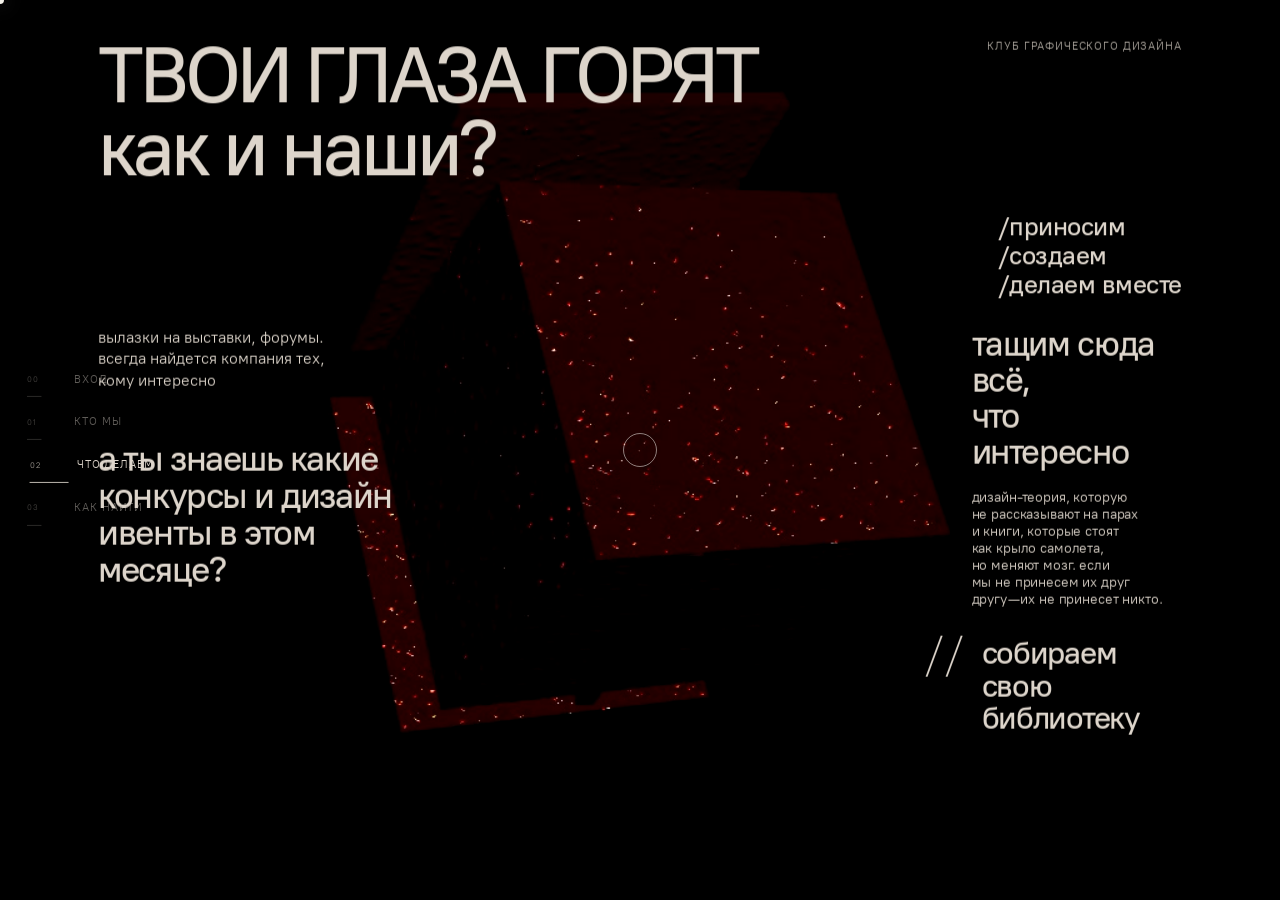
<file: chto-my-delaem.html>
<!doctype html>
<html lang="ru">
<head>
  <meta charset="UTF-8" />
  <meta name="viewport" content="width=device-width, initial-scale=1.0" />
  <title>Что мы делаем — Pulse Atelier</title>
  <meta name="description" content="Страница Что мы делаем" />
  <link rel="stylesheet" href="styles.css?v=20260811-layout2" />
</head>
<body class="page-what">
  <div class="background-media" aria-hidden="true">
    <video class="page-what-cube-video scene-video" autoplay muted loop playsinline preload="metadata" poster="media/what-bg-poster.jpg?v=20260329-whatcube2" tabindex="-1">
      <source src="media/what-bg.mp4?v=20260329-whatcube2" type="video/mp4" />
    </video>
  </div>
  <div class="cursor-dot" aria-hidden="true"></div>
  <div class="cursor-ring" aria-hidden="true"></div>
  <nav class="route-map" aria-label="Маршрут сайта">
    <a class="route-map-item" href="index.html">
      <span class="route-map-index">00</span>
      <span class="route-map-label">вход</span>
    </a>
    <a class="route-map-item" href="kto-my.html">
      <span class="route-map-index">01</span>
      <span class="route-map-label">кто мы</span>
    </a>
    <a class="route-map-item is-active" href="chto-my-delaem.html" aria-current="page">
      <span class="route-map-index">02</span>
      <span class="route-map-label">что делаем</span>
    </a>
    <a class="route-map-item" href="kak-naiti.html">
      <span class="route-map-index">03</span>
      <span class="route-map-label">как найти</span>
    </a>
  </nav>

  <main class="subpage-main">
    <section class="subpage-panel container panel reveal" data-tone="calm">
      <article class="frame what-editorial-frame">
        <a class="subpage-home-link motion-fade" href="index.html">КЛУБ ГРАФИЧЕСКОГО ДИЗАЙНА</a>

        <p class="what-utility motion-fade" aria-label="Как мы работаем">
          <span>/приносим</span>
          <span>/создаем</span>
          <span>/делаем вместе</span>
        </p>

        <h1 class="what-manifesto motion-heading-single">
          <span class="what-line what-line--fixed">ТВОИ ГЛАЗА ГОРЯТ</span>
          <span class="what-line what-line--fixed">как и наши?</span>
        </h1>

        <p class="what-side-note">
          <span class="what-line what-line--fixed">вылазки на выставки, форумы.</span>
          <span class="what-line what-line--fixed">всегда найдется компания тех,</span>
          <span class="what-line what-line--fixed">кому интересно</span>
        </p>

        <p class="what-question">
          <span class="what-line what-line--fixed">а&nbsp;ты знаешь какие</span>
          <span class="what-line what-line--fixed">конкурсы и&nbsp;дизайн</span>
          <span class="what-line what-line--fixed">ивенты в&nbsp;этом</span>
          <span class="what-line what-line--fixed">месяце?</span>
        </p>

        <section class="what-gather" aria-label="Что мы тащим сюда">
          <h2 class="what-gather-title">
            тащим сюда всё,<br />
            что интересно
          </h2>
          <p class="what-gather-copy">
            <span class="what-line what-line--fixed">дизайн-теория, которую</span>
            <span class="what-line what-line--fixed">не рассказывают на парах</span>
            <span class="what-line what-line--fixed">и книги, которые стоят</span>
            <span class="what-line what-line--fixed">как крыло самолета,</span>
            <span class="what-line what-line--fixed">но меняют мозг. если</span>
            <span class="what-line what-line--fixed">мы не принесем их друг</span>
            <span class="what-line what-line--fixed">другу &mdash; их не принесет никто.</span>
          </p>
        </section>

        <div class="what-library" aria-label="Библиотека">
          <p class="what-library-mark">//</p>
          <p class="what-library-title">
            собираем свою<br />
            библиотеку
          </p>
        </div>

      </article>
    </section>
  </main>

  <script src="vendor/gsap/gsap.min.js"></script>
  <script src="vendor/gsap/ScrollTrigger.min.js"></script>
  <script src="script.js?v=20260805-video-fix3"></script>
</body>
</html>
</file>
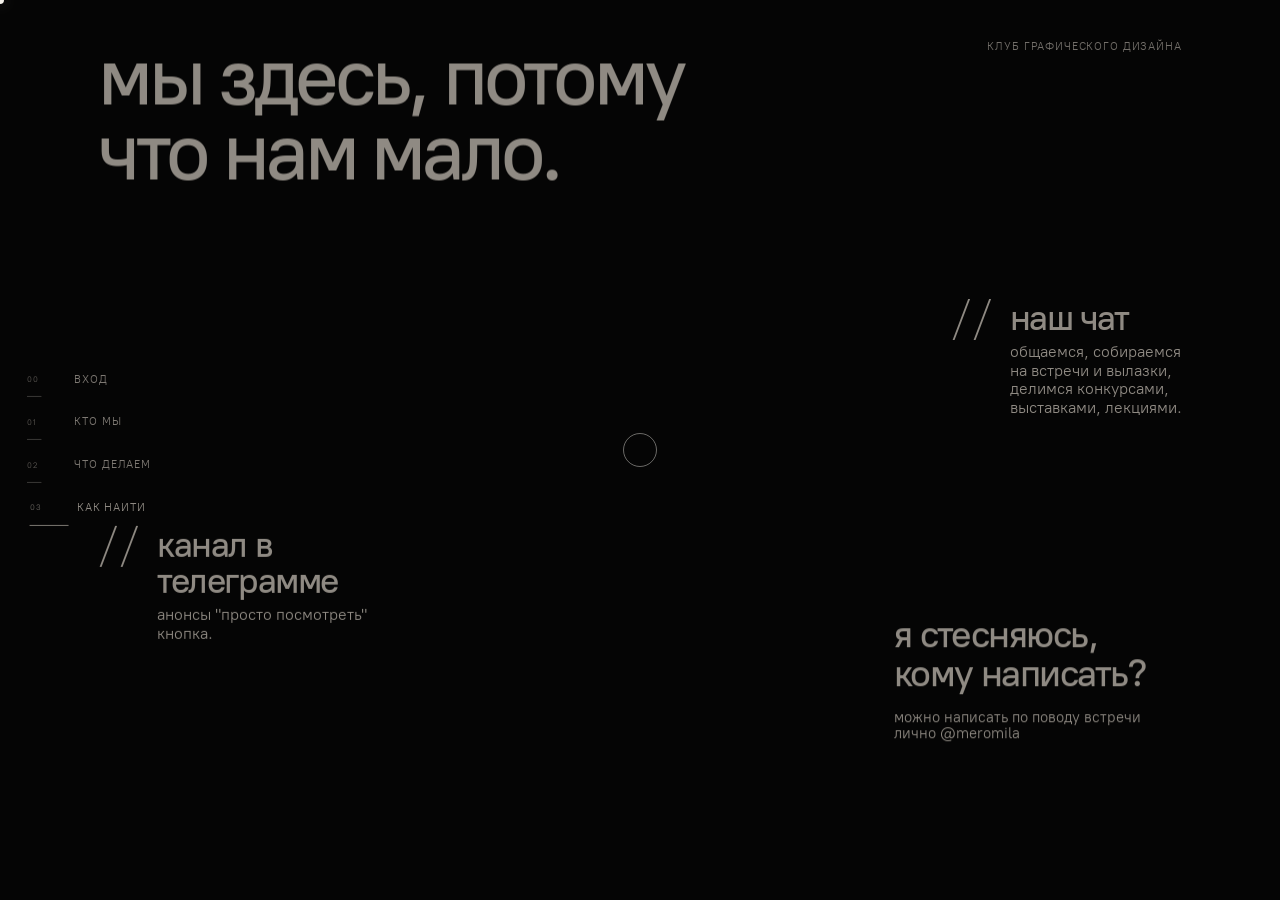
<file: kak-naiti.html>
<!doctype html>
<html lang="ru">
<head>
  <meta charset="UTF-8" />
  <meta name="viewport" content="width=device-width, initial-scale=1.0" />
  <title>Как найти — Pulse Atelier</title>
  <meta name="description" content="Страница Как найти" />
  <link rel="preload" as="image" href="media/find-bg-poster.jpg?v=20260329-findtdmovie1" />
  <link rel="stylesheet" href="styles.css?v=20260811-layout2" />
</head>
<body class="page-find">
  <div class="background-media" aria-hidden="true">
    <video class="liquid-bg scene-video" autoplay muted loop playsinline preload="metadata" poster="media/find-bg-poster.jpg?v=20260329-findtdmovie1" tabindex="-1">
      <source src="media/find-bg.mp4?v=20260329-findtdmovie1" type="video/mp4" />
    </video>
    <div class="liquid-overlay"></div>
  </div>
  <div class="cursor-dot" aria-hidden="true"></div>
  <div class="cursor-ring" aria-hidden="true"></div>
  <nav class="route-map" aria-label="Маршрут сайта">
    <a class="route-map-item" href="index.html">
      <span class="route-map-index">00</span>
      <span class="route-map-label">вход</span>
    </a>
    <a class="route-map-item" href="kto-my.html">
      <span class="route-map-index">01</span>
      <span class="route-map-label">кто мы</span>
    </a>
    <a class="route-map-item" href="chto-my-delaem.html">
      <span class="route-map-index">02</span>
      <span class="route-map-label">что делаем</span>
    </a>
    <a class="route-map-item is-active" href="kak-naiti.html" aria-current="page">
      <span class="route-map-index">03</span>
      <span class="route-map-label">как найти</span>
    </a>
  </nav>

  <main class="subpage-main">
    <section class="subpage-panel container panel reveal" data-tone="calm">
      <article class="frame find-editorial-frame">
        <a class="subpage-home-link motion-fade" href="index.html">КЛУБ ГРАФИЧЕСКОГО ДИЗАЙНА</a>

        <h1 class="find-manifesto motion-heading-single">
          <span class="find-line find-line--fixed">мы здесь, потому</span>
          <span class="find-line find-line--fixed">что нам мало.</span>
        </h1>

        <section class="find-chat motion-fade" aria-label="Наш чат">
          <p class="find-mark">//</p>
          <h2 class="find-section-title">
            <a class="find-section-link" href="https://t.me/clubgrafdes" target="_blank" rel="noopener noreferrer">наш чат</a>
          </h2>
          <p class="find-copy">
            <span class="find-line find-line--fixed">общаемся, собираемся</span>
            <span class="find-line find-line--fixed">на встречи и вылазки,</span>
            <span class="find-line find-line--fixed">делимся конкурсами,</span>
            <span class="find-line find-line--fixed">выставками, лекциями.</span>
          </p>
        </section>

        <section class="find-channel motion-fade" aria-label="Канал в телеграмме">
          <p class="find-mark">//</p>
          <h2 class="find-section-title">
            <a class="find-section-link" href="https://t.me/UpgradeDesignClub" target="_blank" rel="noopener noreferrer">канал в телеграмме</a>
          </h2>
          <p class="find-copy find-copy--small">
            <span class="find-line find-line--fixed">анонсы "просто посмотреть"</span>
            <span class="find-line find-line--fixed">кнопка.</span>
          </p>
        </section>

        <section class="find-contact motion-fade" aria-label="Личный контакт">
          <h2 class="find-contact-title">я стесняюсь,<br />кому написать?</h2>
          <a class="find-contact-link" href="https://t.me/meromila" target="_blank" rel="noreferrer">
            можно написать по поводу встречи лично @meromila
          </a>
        </section>

      </article>
    </section>
  </main>

  <script src="vendor/gsap/gsap.min.js"></script>
  <script src="vendor/gsap/ScrollTrigger.min.js"></script>
  <script src="script.js?v=20260805-video-fix3"></script>
</body>
</html>
</file>
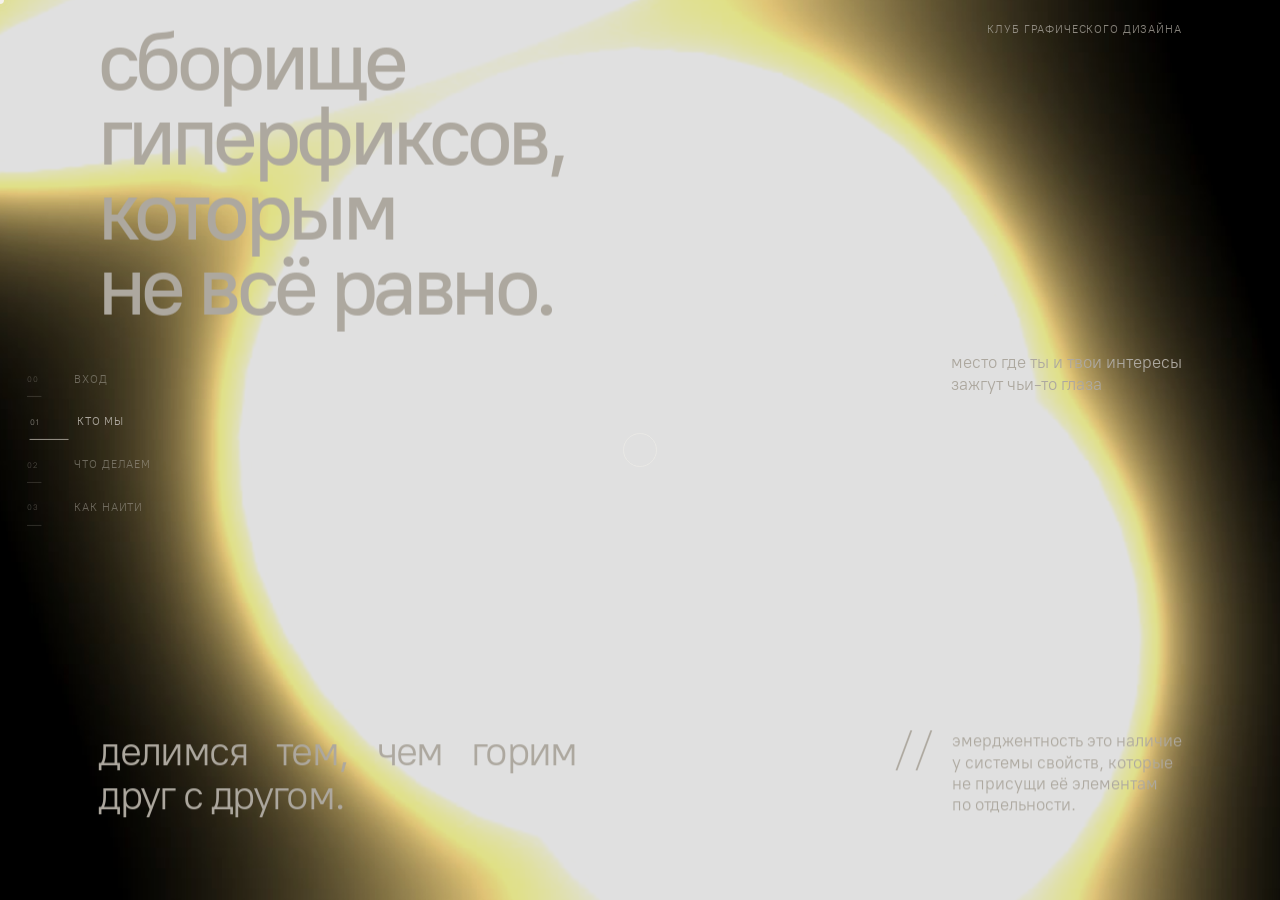
<file: kto-my.html>
<!doctype html>
<html lang="ru">
<head>
  <meta charset="UTF-8" />
  <meta name="viewport" content="width=device-width, initial-scale=1.0" />
  <title>Кто мы — Pulse Atelier</title>
  <meta name="description" content="Страница Кто мы" />
  <link rel="preload" as="image" href="media/kto-bg-poster.jpg?v=20260329-ktocubet1" />
  <link rel="stylesheet" href="styles.css?v=20260811-layout2" />
</head>
<body class="page-kto">
  <div class="background-media" aria-hidden="true">
    <video class="liquid-bg scene-video" autoplay muted loop playsinline preload="metadata" poster="media/kto-bg-poster.jpg?v=20260329-ktocubet1" tabindex="-1">
      <source src="media/kto-bg.mp4?v=20260329-ktocubet1" type="video/mp4" />
    </video>
    <div class="liquid-poster" aria-hidden="true" style="background-image: url('media/kto-bg-poster.jpg?v=20260329-ktocubet1');"></div>
    <div class="liquid-overlay"></div>
    <div class="noise"></div>
  </div>
  <div class="cursor-dot" aria-hidden="true"></div>
  <div class="cursor-ring" aria-hidden="true"></div>
  <nav class="route-map" aria-label="Маршрут сайта">
    <a class="route-map-item" href="index.html">
      <span class="route-map-index">00</span>
      <span class="route-map-label">вход</span>
    </a>
    <a class="route-map-item is-active" href="kto-my.html" aria-current="page">
      <span class="route-map-index">01</span>
      <span class="route-map-label">кто мы</span>
    </a>
    <a class="route-map-item" href="chto-my-delaem.html">
      <span class="route-map-index">02</span>
      <span class="route-map-label">что делаем</span>
    </a>
    <a class="route-map-item" href="kak-naiti.html">
      <span class="route-map-index">03</span>
      <span class="route-map-label">как найти</span>
    </a>
  </nav>

  <main class="subpage-main subpage-main-kto-layout">
    <section class="subpage-panel container panel reveal" data-tone="calm">
      <article class="frame kto-editorial-frame">
        <a class="subpage-home-link motion-fade" href="index.html">КЛУБ ГРАФИЧЕСКОГО ДИЗАЙНА</a>

        <h1 class="kto-hero motion-heading-single">
          <span class="kto-line kto-line--fixed">сборище</span>
          <span class="kto-line kto-line--fixed">гиперфиксов,</span>
          <span class="kto-line kto-line--fixed">которым</span>
          <span class="kto-line kto-line--fixed">не всё равно.</span>
        </h1>

        <p class="kto-place motion-fade">
          <span class="kto-line kto-line--fixed">место где ты и твои интересы</span>
          <span class="kto-line kto-line--fixed">зажгут чьи-то глаза</span>
        </p>

        <div class="kto-definition-block motion-fade" aria-label="Определение">
          <p class="kto-definition-mark">//</p>
          <p class="kto-definition-copy">
            <span class="kto-line kto-line--fixed">эмерджентность это наличие</span>
            <span class="kto-line kto-line--fixed">у системы свойств, которые</span>
            <span class="kto-line kto-line--fixed">не присущи её элементам</span>
            <span class="kto-line kto-line--fixed">по отдельности.</span>
          </p>
        </div>

        <p class="kto-share motion-fade">
          <span class="kto-share-top">
            <span>делимся</span>
            <span>тем,</span>
            <span>чем</span>
            <span>горим</span>
          </span>
          <span class="kto-share-bottom">друг с другом.</span>
        </p>

      </article>
    </section>
  </main>

  <script src="vendor/gsap/gsap.min.js"></script>
  <script src="vendor/gsap/ScrollTrigger.min.js"></script>
  <script src="script.js?v=20260805-video-fix3"></script>
</body>
</html>
</file>
<file: styles.css>
@font-face {
  font-family: "PT Root UI";
  src:
    url("media/fonts/pt-root-ui/pt-root-ui-light.woff2") format("woff2"),
    url("media/fonts/pt-root-ui/pt-root-ui-light.woff") format("woff");
  font-weight: 300;
  font-style: normal;
  font-display: swap;
}

@font-face {
  font-family: "PT Root UI";
  src:
    url("media/fonts/pt-root-ui/pt-root-ui-regular.woff2") format("woff2"),
    url("media/fonts/pt-root-ui/pt-root-ui-regular.woff") format("woff");
  font-weight: 400;
  font-style: normal;
  font-display: swap;
}

@font-face {
  font-family: "PT Root UI";
  src:
    url("media/fonts/pt-root-ui/pt-root-ui-medium.woff2") format("woff2"),
    url("media/fonts/pt-root-ui/pt-root-ui-medium.woff") format("woff");
  font-weight: 500;
  font-style: normal;
  font-display: swap;
}

@font-face {
  font-family: "PT Root UI";
  src:
    url("media/fonts/pt-root-ui/pt-root-ui-medium.woff2") format("woff2"),
    url("media/fonts/pt-root-ui/pt-root-ui-medium.woff") format("woff");
  font-weight: 600;
  font-style: normal;
  font-display: swap;
}

@font-face {
  font-family: "PT Root UI";
  src:
    url("media/fonts/pt-root-ui/pt-root-ui-bold.woff2") format("woff2"),
    url("media/fonts/pt-root-ui/pt-root-ui-bold.woff") format("woff");
  font-weight: 700;
  font-style: normal;
  font-display: swap;
}

:root {
  --font-ui: "PT Root UI", "Segoe UI", sans-serif;
  --bg: #040404;
  --ink: #e4e1db;
  --paper: transparent;
  --max: 1160px;
  --page-padding-block: 1rem;
  --frame-padding: clamp(1.35rem, 3vw, 2.5rem);
  --ui-ease-fast: 220ms ease;
  --ui-ease-medium: 700ms ease;
  --orb-color: #ff8a4c;
  --glass-button-fill: rgba(255, 255, 255, 0.09);
  --glass-button-fill-strong: rgba(255, 255, 255, 0.162);
  --glass-button-border: rgba(255, 255, 255, 0.198);
  --glass-button-shadow: 0 18px 44px rgba(0, 0, 0, 0.22);
  --glass-button-blur: 12px;
  --note-color: rgba(228, 225, 219, 0.78);
  --link-muted: rgba(228, 225, 219, 0.45);
  --panel-glass-border: rgba(255, 255, 255, 0.12);
  --panel-glass-shadow: 0 30px 88px rgba(0, 0, 0, 0.26);
}

* {
  box-sizing: border-box;
}

html,
body {
  margin: 0;
  min-height: 100%;
  scroll-behavior: smooth;
}

body {
  position: relative;
  overflow-x: hidden;
  background: var(--bg);
  color: var(--ink);
  font-family: var(--font-ui);
  cursor: none;
}

.background-media {
  position: fixed;
  inset: 0;
  z-index: 0;
  overflow: hidden;
  pointer-events: none;
}

.scene-video,
.liquid-bg,
.liquid-poster,
.webgl-bg,
.page-what-cube-video {
  position: absolute;
  inset: 0;
  width: 100%;
  height: 100%;
}

.scene-video,
.liquid-bg,
.page-what-cube-video {
  object-fit: cover;
  object-position: center center;
  display: block;
}

.liquid-bg {
  z-index: 1;
  opacity: 0;
  visibility: hidden;
  filter: saturate(0.96) contrast(1.02) brightness(0.92);
  transition: opacity 900ms ease, visibility 0s linear 900ms;
}

.liquid-poster {
  z-index: 0;
  opacity: 1;
  background: center center / cover no-repeat url("media/main-bg-poster.jpg?v=20260329-site1");
  filter: saturate(0.94) contrast(1.02) brightness(0.88);
  transform: scale(1.02);
  transition: opacity var(--ui-ease-medium), transform 1200ms ease;
}

.webgl-bg {
  z-index: 0;
  opacity: 0;
  visibility: hidden;
  transition: opacity var(--ui-ease-medium), visibility var(--ui-ease-medium);
}

.liquid-overlay {
  position: absolute;
  inset: 0;
  z-index: 2;
  background:
    radial-gradient(130% 85% at 50% 10%, rgba(8, 8, 10, 0.06) 0%, rgba(8, 8, 10, 0.22) 68%, rgba(4, 4, 4, 0.48) 100%),
    linear-gradient(to bottom, rgba(5, 5, 6, 0.1) 0%, rgba(4, 4, 4, 0.42) 100%);
}

.noise {
  position: absolute;
  inset: 0;
  z-index: 3;
  opacity: 0.035;
  background-image: radial-gradient(rgba(255, 255, 255, 0.16) 0.42px, transparent 0);
  background-size: 3px 3px;
}

body.has-video .liquid-bg {
  opacity: 1;
  visibility: visible;
  transition-delay: 0s;
}

body.has-video .liquid-poster {
  opacity: 0;
  transform: scale(1);
}

body.has-video .webgl-bg {
  opacity: 0;
  visibility: hidden;
}

body.no-video .liquid-bg {
  opacity: 0;
  visibility: hidden;
}

body.no-video .liquid-poster {
  opacity: 1;
  transform: scale(1.02);
}

body.no-video .webgl-bg {
  opacity: 1;
  visibility: visible;
}

.page-main,
.subpage-main {
  position: relative;
  z-index: 5;
}

.route-map {
  position: fixed;
  left: clamp(0.7rem, 2vw, 1.45rem);
  top: 50%;
  z-index: 20;
  display: grid;
  gap: 0.42rem;
  width: min(11.5rem, 22vw);
  transform: translateY(-50%);
  color: var(--ink);
  pointer-events: auto;
}

.route-map-item {
  position: relative;
  display: grid;
  grid-template-columns: 2.4rem minmax(0, 1fr);
  align-items: center;
  gap: 0.55rem;
  min-height: 2.25rem;
  padding: 0.35rem 0.25rem;
  color: var(--link-muted);
  text-decoration: none;
  font-size: clamp(0.68rem, 0.78vw, 0.78rem);
  line-height: 1;
  letter-spacing: 0.08em;
  text-transform: uppercase;
  transition:
    color var(--ui-ease-fast),
    transform var(--ui-ease-fast);
}

.route-map-item::before {
  content: "";
  width: 100%;
  height: 1px;
  background: currentColor;
  opacity: 0.44;
  transform: scaleX(0.38);
  transform-origin: left center;
  transition:
    opacity var(--ui-ease-fast),
    transform var(--ui-ease-fast);
}

.route-map-item:hover,
.route-map-item:focus-visible,
.route-map-item.is-active {
  color: var(--ink);
  transform: translateX(0.16rem);
}

.route-map-item:hover::before,
.route-map-item:focus-visible::before,
.route-map-item.is-active::before {
  opacity: 0.86;
  transform: scaleX(1);
}

.route-map-index {
  grid-column: 1;
  grid-row: 1;
  font-size: 0.72em;
  opacity: 0.72;
}

.route-map-label {
  grid-column: 2;
  grid-row: 1;
  overflow: hidden;
  text-overflow: ellipsis;
  white-space: nowrap;
}

.container {
  width: min(100% - 1.2rem, var(--max));
  margin-inline: auto;
}

.page-main {
  scroll-snap-type: y proximity;
  padding-block: var(--page-padding-block);
}

.panel {
  min-height: 100svh;
  display: grid;
  align-content: center;
  scroll-snap-align: start;
}

.frame {
  position: relative;
  min-height: min(88vh, 720px);
  overflow: hidden;
  padding: var(--frame-padding);
  color: var(--ink);
  border-radius: 28px;
  will-change: transform, opacity;
}

.frame::before {
  display: none;
}

.frame-grid {
  display: grid;
  grid-template-columns: repeat(12, 1fr);
  grid-template-rows: auto 1fr auto;
}

.frame-note {
  position: absolute;
  top: 0.9rem;
  right: 0.9rem;
  margin: 0;
  color: var(--note-color);
  text-transform: uppercase;
  letter-spacing: 0.1em;
  font-size: clamp(0.48rem, 0.84vw, 0.66rem);
  white-space: nowrap;
  will-change: transform, opacity;
}

.frame-note-link {
  color: inherit;
  text-decoration: none;
  padding: 0.5rem 0.8rem;
}

.page-home .frame-note-home {
  color: inherit;
  text-decoration: none;
  padding: 0;
  display: inline-block;
  max-width: min(17rem, 24vw);
  text-align: right;
  white-space: normal;
  line-height: 1.35;
  letter-spacing: 0.08em;
}

.page-home .frame-note-home:hover,
.page-home .frame-note-home:focus-visible {
  color: inherit;
  text-decoration: none;
}

.subpage-home-link {
  grid-area: home-link;
  justify-self: end;
  align-self: start;
  margin: 0;
  display: inline-block;
  max-width: min(15rem, 22vw);
  color: var(--note-color);
  text-decoration: none;
  text-align: right;
  text-transform: uppercase;
  letter-spacing: 0.08em;
  font-size: clamp(0.48rem, 0.84vw, 0.66rem);
  line-height: 1.35;
  white-space: normal;
}

.subpage-home-link:hover,
.subpage-home-link:focus-visible {
  color: var(--ink);
  text-decoration: none;
}

.frame-note-link,
.footer-link,
.subpage-link,
.kto-action {
  position: relative;
  z-index: 1;
  overflow: hidden;
  isolation: isolate;
  display: inline-flex;
  align-items: center;
  justify-content: center;
  border-radius: 999px;
  border: 1px solid var(--glass-button-border);
  background: linear-gradient(180deg, var(--glass-button-fill-strong) 0%, var(--glass-button-fill) 100%);
  box-shadow:
    var(--glass-button-shadow),
    inset 0 1px 0 rgba(255, 255, 255, 0.14);
  backdrop-filter: blur(var(--glass-button-blur));
  -webkit-backdrop-filter: blur(var(--glass-button-blur));
}

.frame-note-link::before,
.footer-link::before,
.subpage-link::before,
.kto-action::before {
  content: "";
  position: absolute;
  inset: 0;
  z-index: -1;
  background:
    linear-gradient(180deg, rgba(255, 255, 255, 0.108), rgba(255, 255, 255, 0.027)),
    radial-gradient(circle at 20% 20%, rgba(255, 255, 255, 0.144), transparent 48%);
  pointer-events: none;
}

.frame-note-link::after,
.footer-link::after,
.subpage-link::after,
.kto-action::after {
  content: "";
  position: absolute;
  inset: 0;
  z-index: -1;
  opacity: 0.162;
  background-image: radial-gradient(rgba(255, 255, 255, 0.34) 0.5px, transparent 0);
  background-size: 4px 4px;
  pointer-events: none;
}

.frame-note-link:hover,
.frame-note-link:focus-visible,
.footer-link:hover,
.footer-link:focus-visible,
.subpage-link:hover,
.subpage-link:focus-visible,
.kto-action:hover,
.kto-action:focus-visible {
  border-color: rgba(255, 255, 255, 0.306);
  box-shadow:
    0 24px 56px rgba(0, 0, 0, 0.28),
    inset 0 1px 0 rgba(255, 255, 255, 0.162);
}

h1,
h2 {
  margin: 0;
  color: inherit;
  font-family: var(--font-ui);
}

h1 {
  font-size: clamp(2.2rem, 4.1vw, 3.9rem);
  line-height: 1.1;
  font-weight: 400;
  letter-spacing: 0.34em;
  will-change: transform, opacity;
}

h2 {
  font-weight: 400;
}

.heading-line {
  display: block;
  overflow: hidden;
}

.heading-line > span {
  display: inline-block;
  transform: translateY(110%);
  opacity: 0;
}

.motion-heading-single,
.motion-word,
.motion-fade {
  opacity: 0;
  transform: translateY(20px);
}

.reveal {
  opacity: 1;
  transform: none;
}

.word {
  position: absolute;
  margin: 0;
  color: inherit;
  font-size: clamp(2rem, 3vw, 2.8rem);
  font-weight: 500;
  line-height: 1;
  user-select: none;
  will-change: transform, opacity;
}

.hero-line {
  grid-column: 1 / 13;
  align-self: start;
  margin-top: 0.7rem;
  max-width: none;
  font-size: clamp(1.7rem, 3vw, 2.5rem);
  letter-spacing: 0.26em;
  white-space: nowrap;
}

.word-search {
  left: 7%;
  top: 53%;
}

.word-show {
  left: 2%;
  top: 11%;
}

.word-experiment {
  right: 2%;
  bottom: 14%;
}

.home-hero-frame,
.home-showcase-frame {
  position: relative;
  isolation: isolate;
  border: 1px solid rgba(255, 255, 255, 0.08);
  background:
    linear-gradient(180deg, rgba(12, 13, 16, 0.34) 0%, rgba(7, 8, 10, 0.2) 48%, rgba(4, 4, 4, 0.12) 100%),
    radial-gradient(circle at top left, rgba(255, 255, 255, 0.06), transparent 38%);
  box-shadow: var(--panel-glass-shadow);
  backdrop-filter: blur(16px);
}

.home-hero-frame {
  --hero-accent: #ff8a4c;
  --hero-shift-x: 0px;
  --hero-shift-y: 0px;
  --hero-progress: 0;
  --hero-spot-x: 52%;
  --hero-spot-y: 38%;
  min-height: calc(100svh - 2rem);
  display: grid;
  grid-template-columns: repeat(12, minmax(0, 1fr));
  grid-template-areas:
    "topline topline topline topline . . . . . . . ."
    "kicker kicker note note . . . . signal signal signal signal"
    "club club club club club club club . signal signal signal signal"
    ". friday friday friday friday friday friday . caption caption caption caption"
    "scroll scroll scroll . . . . . caption caption caption caption";
  grid-template-rows: auto auto auto minmax(0, 1fr) auto;
  row-gap: clamp(1rem, 2vw, 1.8rem);
  column-gap: clamp(0.9rem, 1.7vw, 1.5rem);
  align-items: start;
}

.home-hero-frame::after {
  content: "";
  position: absolute;
  left: 6%;
  right: 6%;
  bottom: 0;
  height: 1px;
  background: linear-gradient(90deg, transparent, rgba(255, 255, 255, 0.22), transparent);
  opacity: calc(0.28 + var(--hero-progress) * 0.32);
}

.home-hero-aura,
.home-hero-grid,
.home-showcase-glow {
  position: absolute;
  inset: 0;
  pointer-events: none;
}

.home-hero-aura {
  z-index: 0;
  opacity: 0.14;
  background:
    radial-gradient(circle at var(--hero-spot-x) var(--hero-spot-y), var(--hero-accent) 0%, transparent 34%),
    radial-gradient(circle at 18% 18%, rgba(255, 255, 255, 0.16) 0%, transparent 28%);
  filter: blur(14px) saturate(1.18);
  mix-blend-mode: screen;
  transform: translate(calc(var(--hero-shift-x) * 0.18), calc(var(--hero-shift-y) * 0.18)) scale(calc(1 + var(--hero-progress) * 0.05));
  transition: opacity 260ms ease, transform 260ms ease;
}

.home-hero-grid {
  z-index: 0;
  opacity: 0.14;
  background-image:
    linear-gradient(rgba(255, 255, 255, 0.08) 1px, transparent 1px),
    linear-gradient(90deg, rgba(255, 255, 255, 0.08) 1px, transparent 1px);
  background-size: clamp(62px, 8vw, 104px) clamp(62px, 8vw, 104px);
  mask-image: linear-gradient(180deg, rgba(0, 0, 0, 0.82) 0%, rgba(0, 0, 0, 0.42) 64%, transparent 100%);
  transform: translate(calc(var(--hero-shift-x) * -0.12), calc(var(--hero-shift-y) * -0.08));
  transition: transform 260ms ease;
}

.home-hero-topline,
.home-kicker,
.home-hero-footnote,
.home-club-wrap,
.home-friday-wrap,
.home-signal-stack,
.home-signal-caption,
.home-scroll-link,
.home-showcase-kicker,
.home-verb-list,
.home-showcase-detail,
.home-burst {
  position: relative;
  z-index: 1;
}

.home-hero-topline {
  grid-area: topline;
  display: flex;
  gap: 0.8rem;
  align-items: center;
  align-self: start;
  justify-self: start;
  max-width: 22rem;
  margin: 0;
  color: var(--note-color);
  font-size: clamp(0.74rem, 0.95vw, 0.9rem);
  letter-spacing: 0.18em;
  text-transform: uppercase;
}

.home-hero-topline span:last-child {
  color: var(--link-muted);
}

.home-kicker {
  grid-area: kicker;
  margin: 0;
  align-self: start;
  color: rgba(244, 239, 233, 0.92);
  font-size: clamp(1.7rem, 2.4vw, 2.45rem);
  line-height: 1;
  letter-spacing: -0.03em;
}

.home-hero-footnote {
  grid-area: note;
  margin: 0;
  align-self: end;
  max-width: 20rem;
  color: var(--note-color);
  font-size: clamp(0.94rem, 1.1vw, 1.04rem);
  line-height: 1.3;
}

.home-hero-footnote-struck {
  font-size: clamp(1.13rem, 1.32vw, 1.25rem);
  text-decoration: line-through;
  text-decoration-thickness: 1.5px;
  text-decoration-color: rgba(228, 225, 219, 0.82);
  text-decoration-skip-ink: none;
}

.home-club-wrap {
  grid-area: club;
  transform: translate(calc(var(--hero-shift-x) * 0.08), calc(var(--hero-shift-y) * 0.05));
  transition: transform 260ms ease;
}

.home-club {
  margin: 0;
  display: grid;
  justify-items: start;
  gap: 0.08em;
  align-self: start;
  font-size: clamp(3rem, 5.9vw, 5.8rem);
  font-weight: 500;
  line-height: 0.88;
  letter-spacing: -0.06em;
}

.home-club-line {
  display: block;
}

.home-club-line-shift {
  margin-left: clamp(7.6rem, 14vw, 12rem);
}

.home-friday-wrap {
  grid-area: friday;
  transform: translate(calc(var(--hero-shift-x) * -0.12), calc(var(--hero-shift-y) * -0.05));
  transition: transform 260ms ease;
}

.home-friday {
  align-self: start;
  margin: 0;
  max-width: 11ch;
  font-size: clamp(1.83rem, 3.4vw, 3.27rem);
  font-weight: 500;
  line-height: 1;
  letter-spacing: -0.05em;
  white-space: normal;
}

.home-signal-stack {
  grid-area: signal;
  align-self: start;
  justify-self: end;
  display: grid;
  gap: 0.72rem;
  width: min(100%, 23rem);
  padding-top: 0.1rem;
  transform: translate(calc(var(--hero-shift-x) * -0.12), calc(var(--hero-shift-y) * -0.06));
  transition: transform 260ms ease;
}

.home-signal,
.home-verb-chip {
  appearance: none;
  width: 100%;
  border: 1px solid rgba(255, 255, 255, 0.11);
  border-radius: 20px;
  background:
    linear-gradient(180deg, rgba(255, 255, 255, 0.07) 0%, rgba(255, 255, 255, 0.02) 100%),
    rgba(7, 8, 10, 0.28);
  box-shadow:
    inset 0 1px 0 rgba(255, 255, 255, 0.08),
    0 18px 40px rgba(0, 0, 0, 0.16);
  color: inherit;
  font: inherit;
  text-align: left;
  transition:
    border-color var(--ui-ease-fast),
    background var(--ui-ease-fast),
    box-shadow var(--ui-ease-fast),
    color var(--ui-ease-fast);
}

.home-signal {
  display: grid;
  grid-template-columns: auto 1fr;
  gap: 0.8rem;
  align-items: start;
  padding: 0.98rem 1rem;
}

.home-signal:hover,
.home-signal:focus-visible,
.home-signal.is-active,
.home-verb-chip:hover,
.home-verb-chip:focus-visible,
.home-verb-chip.is-active {
  border-color: rgba(255, 255, 255, 0.22);
  background:
    linear-gradient(180deg, rgba(255, 255, 255, 0.16) 0%, rgba(255, 255, 255, 0.05) 100%),
    rgba(7, 8, 10, 0.3);
  box-shadow:
    inset 0 1px 0 rgba(255, 255, 255, 0.14),
    0 24px 48px rgba(0, 0, 0, 0.2);
}

.home-signal:focus-visible,
.home-verb-chip:focus-visible {
  outline: 2px solid rgba(245, 242, 235, 0.44);
  outline-offset: 3px;
}

.home-signal-index {
  margin-top: 0.12rem;
  color: var(--link-muted);
  font-size: 0.74rem;
  letter-spacing: 0.16em;
  text-transform: uppercase;
}

.home-signal-title {
  display: block;
  font-size: clamp(1rem, 1.45vw, 1.28rem);
  line-height: 1.08;
  letter-spacing: -0.03em;
}

.home-signal-caption {
  grid-area: caption;
  align-self: end;
  justify-self: end;
  width: min(100%, 23rem);
  padding-top: 1.4rem;
  border-top: 1px solid rgba(255, 255, 255, 0.12);
  transform: translate(calc(var(--hero-shift-x) * -0.05), calc(var(--hero-shift-y) * 0.04));
  transition: transform 260ms ease;
}

.home-signal-label,
.home-showcase-label {
  margin: 0 0 0.4rem;
  color: var(--link-muted);
  font-size: clamp(0.72rem, 0.95vw, 0.86rem);
  letter-spacing: 0.18em;
  text-transform: uppercase;
}

.home-signal-copy {
  margin: 0;
  font-size: clamp(1.08rem, 1.45vw, 1.42rem);
  line-height: 1.14;
  letter-spacing: -0.03em;
}

.home-scroll-link {
  grid-area: scroll;
  align-self: end;
  justify-self: start;
  display: inline-flex;
  justify-content: center;
  align-items: center;
  gap: 0;
  min-width: 3.4rem;
  width: fit-content;
  padding: 0.9rem 1.18rem;
  border-radius: 999px;
  border: 1px solid rgba(255, 255, 255, 0.14);
  background: rgba(10, 11, 14, 0.3);
  color: inherit;
  text-decoration: none;
  letter-spacing: 0.08em;
  text-transform: uppercase;
  font-size: clamp(0.78rem, 1vw, 0.92rem);
}

.home-scroll-link::after {
  content: "↘";
  font-size: 1rem;
  line-height: 1;
}

.home-scroll-link:hover,
.home-scroll-link:focus-visible {
  border-color: rgba(255, 255, 255, 0.26);
  background: rgba(15, 16, 20, 0.42);
}

.home-showcase-frame {
  --showcase-accent: #ff8a4c;
  --showcase-spot-x: 52%;
  --showcase-spot-y: 50%;
  min-height: calc(100svh - 2rem);
  display: grid;
  grid-template-columns: repeat(12, minmax(0, 1fr));
  grid-template-areas:
    "kicker kicker kicker . . . . . burst burst burst burst"
    "verbs verbs verbs verbs verbs verbs detail detail detail detail detail detail"
    ". . . . . . detail detail detail detail detail detail";
  grid-template-rows: auto auto minmax(0, 1fr);
  row-gap: clamp(1rem, 2vw, 1.75rem);
  column-gap: clamp(0.9rem, 1.7vw, 1.5rem);
  align-items: start;
}

.home-showcase-glow {
  z-index: 0;
  opacity: 0.15;
  background:
    radial-gradient(circle at var(--showcase-spot-x) var(--showcase-spot-y), var(--showcase-accent) 0%, transparent 32%),
    linear-gradient(180deg, rgba(255, 255, 255, 0.08), transparent 60%);
  filter: blur(16px) saturate(1.16);
  mix-blend-mode: screen;
}

.home-showcase-kicker {
  grid-area: kicker;
  margin: 0;
  color: var(--note-color);
  font-size: clamp(0.82rem, 1vw, 0.96rem);
  letter-spacing: 0.18em;
  text-transform: uppercase;
}

.home-verb-list {
  grid-area: verbs;
  margin: 0;
  display: grid;
  gap: 0.68rem;
  align-self: start;
  width: min(100%, 30rem);
}

.home-verb-chip {
  padding: 0.96rem 1rem;
  font-size: clamp(1.36rem, 2vw, 2rem);
  font-weight: 400;
  line-height: 1;
  letter-spacing: -0.04em;
}

.home-showcase-detail {
  grid-area: detail;
  align-self: end;
  justify-self: end;
  width: min(100%, 25rem);
  padding: 1.2rem 1.2rem 1.25rem;
  border-radius: 26px;
  border: 1px solid rgba(255, 255, 255, 0.1);
  background:
    linear-gradient(180deg, rgba(255, 255, 255, 0.06) 0%, rgba(255, 255, 255, 0.03) 100%),
    rgba(7, 8, 10, 0.22);
  box-shadow:
    inset 0 1px 0 rgba(255, 255, 255, 0.1),
    0 18px 42px rgba(0, 0, 0, 0.16);
}

.home-showcase-copy {
  margin: 0;
  font-size: clamp(1.5rem, 2.4vw, 2.28rem);
  font-weight: 400;
  line-height: 0.98;
  letter-spacing: -0.05em;
}

.home-burst {
  grid-area: burst;
  justify-self: end;
  align-self: start;
  margin: 0;
  color: rgba(244, 239, 233, 0.8);
  font-size: clamp(3rem, 7vw, 6.2rem);
  line-height: 0.88;
  letter-spacing: -0.06em;
}

.frame-grid-final {
  min-height: calc(100svh - 2rem);
  display: grid;
  grid-template-columns: minmax(0, 1fr) auto minmax(0, 1fr);
  grid-template-rows: auto minmax(0, 1fr) auto;
  grid-template-areas:
    ". note note"
    "title title title"
    "nav-left nav-left nav-right";
  align-items: stretch;
}

.footer-note {
  position: static;
  grid-area: note;
  justify-self: end;
  align-self: start;
  margin-bottom: 0;
}

.footer-title-wrap {
  grid-area: title;
  display: grid;
  min-height: 0;
  place-items: center;
}

.mega-word {
  width: 100%;
  font-size: clamp(4.6rem, 11vw, 9.6rem);
  font-weight: 400;
  letter-spacing: 0.22em;
  line-height: 0.9;
  text-align: center;
  white-space: nowrap;
}

.home-final-frame {
  grid-template-areas:
    "mark . ."
    "title title title"
    ". . .";
}

.home-final-mark {
  grid-area: mark;
  align-self: start;
  justify-self: start;
  margin: 0;
  font-size: clamp(2.2rem, 3.4vw, 3.3rem);
  line-height: 1;
  letter-spacing: -0.04em;
}

.footer-nav {
  display: grid;
  gap: 0.65rem;
  align-self: end;
  margin: 0;
  padding-bottom: 0.45rem;
}

.footer-nav-left {
  grid-area: nav-left;
  justify-self: start;
}

.footer-nav-right {
  grid-area: nav-right;
  justify-self: end;
}

.footer-link {
  color: inherit;
  text-decoration: none;
  padding: 0.72rem 1.18rem;
  font-size: clamp(1rem, 1.4vw, 1.45rem);
  font-weight: 500;
  line-height: 1;
  white-space: nowrap;
}

.footer-link-subtle {
  text-transform: none;
}

.footer-link-lowercase {
  text-transform: none;
}

.page-home .footer-link-subtle {
  font-size: clamp(1.08rem, 1.5vw, 1.56rem);
}

.page-home .footer-link-light-glass {
  background:
    linear-gradient(180deg, rgba(255, 255, 255, 0.18) 0%, rgba(255, 255, 255, 0.08) 100%),
    linear-gradient(180deg, rgba(255, 255, 255, 0.1) 0%, rgba(255, 255, 255, 0.04) 100%);
  border-color: rgba(255, 255, 255, 0.24);
  box-shadow:
    0 22px 52px rgba(0, 0, 0, 0.24),
    inset 0 1px 0 rgba(255, 255, 255, 0.16);
  color: #24262b;
}

.page-home .footer-link-light-glass::before {
  background:
    linear-gradient(180deg, rgba(255, 255, 255, 0.18), rgba(255, 255, 255, 0.04)),
    radial-gradient(circle at 18% 18%, rgba(255, 255, 255, 0.16), transparent 46%);
}

.page-home .footer-link-light-glass::after {
  opacity: 0.09;
}

.page-home .footer-link-light-glass:hover,
.page-home .footer-link-light-glass:focus-visible {
  background:
    linear-gradient(180deg, rgba(255, 255, 255, 0.24) 0%, rgba(255, 255, 255, 0.12) 100%),
    linear-gradient(180deg, rgba(255, 255, 255, 0.13) 0%, rgba(255, 255, 255, 0.06) 100%);
  border-color: rgba(255, 255, 255, 0.3);
  color: #1d1f24;
}

.cursor-dot,
.cursor-ring {
  position: fixed;
  left: 0;
  top: 0;
  z-index: 99;
  border-radius: 50%;
  pointer-events: none;
  transform: translate(-50%, -50%);
}

.cursor-dot {
  width: 8px;
  height: 8px;
  background: #f5f2eb;
  box-shadow: 0 0 20px rgba(245, 242, 235, 0.28);
}

.cursor-ring {
  width: 34px;
  height: 34px;
  border: 1px solid rgba(245, 242, 235, 0.48);
  transition:
    width var(--ui-ease-fast),
    height var(--ui-ease-fast),
    border-color var(--ui-ease-fast),
    background-color var(--ui-ease-fast);
}

.cursor-ring.active {
  width: 52px;
  height: 52px;
  border-color: rgba(245, 242, 235, 0.74);
  background-color: rgba(245, 242, 235, 0.08);
}

.subpage-main {
  min-height: 100svh;
  display: grid;
  align-items: start;
  padding-block: var(--page-padding-block);
}

.subpage-panel {
  min-height: calc(100svh - 2rem);
  display: grid;
  align-content: start;
}

.subpage-frame {
  min-height: calc(100svh - 2rem);
  display: grid;
  grid-template-columns: repeat(12, minmax(0, 1fr));
  grid-template-rows: auto 1fr auto;
  grid-template-areas:
    "top-left top-left top-left . . . . . . note note note"
    ". . . . . . . . . . . ."
    "bottom-left bottom-left bottom-left . . . . . . bottom-right bottom-right bottom-right";
  padding: var(--frame-padding);
}

.subpage-note {
  position: static;
  grid-area: note;
  align-self: start;
  justify-self: end;
  margin: 0;
}

.subpage-title {
  margin: 0;
  color: inherit;
  font-size: clamp(2rem, 3vw, 2.7rem);
  font-weight: 500;
  line-height: 1;
  letter-spacing: 0.02em;
  white-space: nowrap;
}

.subpage-title--top-left {
  grid-area: top-left;
  align-self: start;
  justify-self: start;
}

.subpage-title--bottom-left {
  grid-area: bottom-left;
  align-self: end;
  justify-self: start;
}

.subpage-title--bottom-right {
  grid-area: bottom-right;
  align-self: end;
  justify-self: end;
}

.subpage-link {
  margin: 0;
  color: var(--link-muted);
  text-decoration: none;
  padding: 0.68rem 1.05rem;
  font-size: clamp(1rem, 1.35vw, 1.35rem);
  font-weight: 500;
  line-height: 1;
  white-space: nowrap;
  transition: color var(--ui-ease-fast);
}

.subpage-link:hover,
.subpage-link:focus-visible,
.subpage-link.is-active {
  color: inherit;
}

.subpage-frame-kto .subpage-title--top-left,
.subpage-frame-what .subpage-title--bottom-left,
.subpage-frame-find .subpage-title--bottom-right {
  font-size: clamp(2.1rem, 3.2vw, 2.9rem);
  font-weight: 500;
}

.subpage-link-what-top,
.subpage-link-find-top {
  grid-area: top-left;
  align-self: start;
  justify-self: start;
}

.subpage-link-what-right {
  grid-area: bottom-right;
  align-self: end;
  justify-self: end;
  text-align: right;
}

.subpage-link-find-bottom-left {
  grid-area: bottom-left;
  align-self: end;
  justify-self: start;
}

body.page-what {
  --ink: #ddd5cb;
  --glass-button-fill: rgba(255, 255, 255, 0.081);
  --glass-button-fill-strong: rgba(255, 255, 255, 0.13);
  --glass-button-border: rgba(255, 255, 255, 0.13);
  --glass-button-shadow: 0 22px 60px rgba(0, 0, 0, 0.28);
  --note-color: rgba(221, 213, 203, 0.78);
  --link-muted: rgba(221, 213, 203, 0.43);
  background: #050505;
  color: var(--ink);
}

body.page-what .background-media {
  background: #050505;
}

body.page-what .page-what-cube-video {
  z-index: 1;
  opacity: 1;
  filter: saturate(1.08) contrast(1.06) brightness(0.98);
}

body.page-what .cursor-dot {
  background: #f5f2eb;
  box-shadow: 0 0 20px rgba(245, 242, 235, 0.28);
}

body.page-what .cursor-ring {
  border-color: rgba(245, 242, 235, 0.52);
}

body.page-what .cursor-ring.active {
  border-color: rgba(245, 242, 235, 0.74);
  background-color: rgba(245, 242, 235, 0.08);
}

.what-editorial-frame {
  min-height: calc(100svh - 2rem);
  display: grid;
  grid-template-columns: repeat(12, minmax(0, 1fr));
  grid-template-areas:
    "headline headline headline headline headline headline headline . home-link home-link home-link home-link"
    ". . . . . . . . utility utility utility utility"
    "left-copy left-copy left-copy . . . . . right-block right-block right-block right-block"
    "question question question question . . . . right-block right-block right-block right-block"
    ". . . . . . . . library library library library";
  grid-template-rows: auto auto auto auto minmax(3.4rem, 1fr);
  column-gap: clamp(1rem, 1.65vw, 1.45rem);
  row-gap: clamp(1.15rem, 2.25vw, 2.1rem);
  align-items: start;
  padding: clamp(2rem, 3.2vw, 2.85rem) clamp(2rem, 3vw, 2.85rem) clamp(1.9rem, 2.6vw, 2.5rem);
}

.what-editorial-frame > * {
  min-width: 0;
}

.what-utility {
  grid-area: utility;
  justify-self: end;
  margin: 0;
  display: grid;
  gap: 0.14rem;
  text-align: left;
  font-size: clamp(1.28rem, 2vw, 2.1rem);
  font-weight: 500;
  line-height: 1.04;
  letter-spacing: -0.02em;
}

.what-utility span {
  display: block;
}

.what-manifesto {
  grid-area: headline;
  align-self: start;
  margin: 0;
  max-width: 10.2ch;
  font-size: clamp(3.3rem, 6.2vw, 5.7rem);
  font-weight: 500;
  line-height: 0.915;
  letter-spacing: -0.05em;
  text-transform: none;
  white-space: normal;
}

.what-line {
  display: block;
}

.what-line--fixed {
  white-space: nowrap;
}

.what-side-note {
  grid-area: left-copy;
  margin: 0;
  max-width: 19rem;
  font-size: clamp(0.98rem, 1.28vw, 1.26rem);
  line-height: 1.3;
  color: rgba(221, 213, 203, 0.87);
}

.what-question {
  grid-area: question;
  margin: 0;
  max-width: 13rem;
  font-size: clamp(1.95rem, 2.85vw, 3.1rem);
  font-weight: 500;
  line-height: 1.02;
  letter-spacing: -0.04em;
}

.what-gather {
  grid-area: right-block;
  justify-self: end;
  align-self: start;
  max-width: 21.5rem;
  display: grid;
  gap: 1.15rem;
}

.what-gather-title {
  margin: 0;
  max-width: 10ch;
  font-size: clamp(1.92rem, 2.7vw, 3.12rem);
  font-weight: 500;
  line-height: 1.04;
  letter-spacing: -0.04em;
}

.what-gather-copy {
  margin: 0;
  max-width: 21.5rem;
  font-size: clamp(0.9rem, 1.02vw, 1.02rem);
  line-height: 1.18;
  letter-spacing: -0.01em;
  color: rgba(221, 213, 203, 0.87);
}

.what-library {
  grid-area: library;
  justify-self: end;
  align-self: start;
  display: grid;
  grid-template-columns: auto minmax(0, 1fr);
  column-gap: clamp(0.7rem, 1.4vw, 1.1rem);
  align-items: start;
  max-width: 19rem;
}

.what-library-mark {
  margin: 0;
  font-size: clamp(2.4rem, 3.5vw, 3.6rem);
  font-weight: 300;
  line-height: 0.85;
  transform: translateY(-0.08em);
}

.what-library-title {
  margin: 0;
  max-width: 10ch;
  font-size: clamp(1.9rem, 2.5vw, 2.95rem);
  font-weight: 500;
  line-height: 1.02;
  letter-spacing: -0.04em;
}

.what-nav {
  grid-area: nav;
  display: flex;
  flex-wrap: wrap;
  gap: 0.9rem;
  align-self: end;
  margin-top: 0.2rem;
}

.what-nav-link {
  font-size: clamp(0.95rem, 1.18vw, 1.12rem);
  font-weight: 500;
  letter-spacing: 0.02em;
}

body.page-kto {
  --ink: #ada89f;
  --glass-button-fill: rgba(255, 255, 255, 0.108);
  --glass-button-fill-strong: rgba(255, 255, 255, 0.162);
  --glass-button-border: rgba(255, 255, 255, 0.162);
  --glass-button-shadow: 0 22px 68px rgba(0, 0, 0, 0.32);
  --note-color: rgba(173, 168, 159, 0.78);
  --link-muted: rgba(173, 168, 159, 0.52);
  background: #050505;
  color: var(--ink);
}

body.page-kto .liquid-poster {
  background-image: url("media/kto-bg-poster.jpg?v=20260329-ktofallback1");
}

body.page-kto .liquid-bg {
  filter: saturate(1.04) contrast(1.02) brightness(0.9);
}

body.page-kto .liquid-overlay,
body.page-kto .noise {
  display: none;
}

body.page-kto .cursor-dot {
  background: #f5f2eb;
  box-shadow: 0 0 20px rgba(245, 242, 235, 0.24);
}

body.page-kto .cursor-ring {
  border-color: rgba(245, 242, 235, 0.46);
}

body.page-kto .cursor-ring.active {
  border-color: rgba(245, 242, 235, 0.72);
  background-color: rgba(245, 242, 235, 0.08);
}

body.page-kto .kto-action {
  background:
    linear-gradient(180deg, rgba(255, 255, 255, 0.18) 0%, rgba(255, 255, 255, 0.08) 100%),
    linear-gradient(180deg, rgba(255, 255, 255, 0.1) 0%, rgba(255, 255, 255, 0.04) 100%);
  border-color: rgba(255, 255, 255, 0.24);
  box-shadow:
    0 22px 52px rgba(0, 0, 0, 0.24),
    inset 0 1px 0 rgba(255, 255, 255, 0.16);
  color: var(--ink);
}

body.page-kto .kto-action::before {
  background:
    linear-gradient(180deg, rgba(255, 255, 255, 0.18), rgba(255, 255, 255, 0.04)),
    radial-gradient(circle at 18% 18%, rgba(255, 255, 255, 0.16), transparent 46%);
}

body.page-kto .kto-action::after {
  opacity: 0.09;
}

body.page-kto .kto-action:hover,
body.page-kto .kto-action:focus-visible {
  background:
    linear-gradient(180deg, rgba(255, 255, 255, 0.24) 0%, rgba(255, 255, 255, 0.12) 100%),
    linear-gradient(180deg, rgba(255, 255, 255, 0.13) 0%, rgba(255, 255, 255, 0.06) 100%);
  border-color: rgba(255, 255, 255, 0.3);
  color: var(--ink);
}

body.page-kto .kto-action-graphite {
  color: #24262b;
}

body.page-kto .kto-action-graphite:hover,
body.page-kto .kto-action-graphite:focus-visible {
  color: #1d1f24;
}

.kto-editorial-frame {
  min-height: calc(100svh - 2rem);
  display: grid;
  grid-template-columns: repeat(12, minmax(0, 1fr));
  grid-template-areas:
    "hero hero hero hero hero hero . . home-link home-link home-link home-link"
    ". . . . . . . . place place place place"
    "share share share share share share . . definition definition definition definition";
  grid-template-rows: auto minmax(2rem, 1fr) auto;
  column-gap: clamp(1rem, 1.7vw, 1.5rem);
  row-gap: clamp(1.15rem, 2.3vw, 2.15rem);
  align-items: start;
  padding: clamp(2rem, 3.2vw, 2.9rem) clamp(2rem, 3vw, 2.9rem) clamp(1.9rem, 2.7vw, 2.5rem);
}

.kto-editorial-frame > * {
  min-width: 0;
}

.kto-line {
  display: block;
}

.kto-line--fixed {
  white-space: nowrap;
}

.kto-hero {
  grid-area: hero;
  margin: 0;
  max-width: 7.3ch;
  font-size: clamp(3.45rem, 6.5vw, 6rem);
  font-weight: 500;
  line-height: 0.9;
  letter-spacing: -0.055em;
}

.kto-emergence {
  grid-area: emergence;
  margin: 0;
  max-width: 14rem;
  font-size: clamp(1rem, 1.34vw, 1.24rem);
  line-height: 1.26;
  color: rgba(173, 168, 159, 0.9);
}

.kto-place {
  grid-area: place;
  justify-self: end;
  margin: 0;
  max-width: 15rem;
  font-size: clamp(1rem, 1.34vw, 1.24rem);
  line-height: 1.26;
  color: rgba(173, 168, 159, 0.9);
}

.kto-whole {
  grid-area: whole;
  align-self: end;
  margin: 0;
  max-width: 22rem;
  font-size: clamp(1rem, 1.34vw, 1.24rem);
  font-weight: 600;
  line-height: 1.14;
  color: rgba(173, 168, 159, 0.92);
}

.kto-definition-block {
  grid-area: definition;
  justify-self: end;
  align-self: start;
  display: grid;
  grid-template-columns: auto minmax(0, 1fr);
  column-gap: clamp(0.8rem, 1.45vw, 1.1rem);
  align-items: start;
  max-width: 21.5rem;
}

.kto-definition-mark {
  margin: 0;
  font-size: clamp(2.4rem, 3.4vw, 3.5rem);
  font-weight: 300;
  line-height: 0.84;
  transform: translateY(-0.05em);
}

.kto-definition-copy {
  margin: 0;
  font-size: clamp(1rem, 1.32vw, 1.18rem);
  line-height: 1.26;
  color: rgba(173, 168, 159, 0.9);
}

.kto-share {
  grid-area: share;
  justify-self: start;
  align-self: end;
  margin: 0;
  max-width: 36rem;
  display: grid;
  gap: 0.18rem;
  font-size: clamp(2.05rem, 3.2vw, 3.2rem);
  font-weight: 400;
  line-height: 1;
  letter-spacing: -0.04em;
}

.kto-share-top {
  display: grid;
  grid-template-columns: repeat(4, auto);
  justify-content: start;
  column-gap: clamp(1rem, 2.2vw, 2.35rem);
}

.kto-share-bottom {
  justify-self: start;
}

.kto-editorial-nav {
  grid-area: nav;
  justify-self: start;
  align-self: end;
  display: flex;
  flex-wrap: wrap;
  gap: 0.95rem;
}

.subpage-main-kto-layout {
  min-height: 100svh;
  padding-block: 0;
}

.frame-kto-composition {
  min-height: 100svh;
  display: grid;
  grid-template-columns: 24% 1fr 24%;
  grid-template-rows: auto auto 1fr auto;
  grid-template-areas:
    "title . note"
    "lead . question"
    "text . definition"
    "manifesto . actions";
  row-gap: clamp(1.2rem, 2.4vw, 2.2rem);
  column-gap: clamp(1rem, 2.4vw, 2rem);
  padding: clamp(2rem, 4vw, 3.7rem) clamp(2rem, 4vw, 3.8rem);
}

.kto-note {
  position: static;
  grid-area: note;
  align-self: start;
  justify-self: end;
}

.kto-copy {
  position: relative;
  z-index: 5;
}

.kto-copy-primary {
  grid-area: title;
  align-self: start;
}

.kto-title {
  margin: 0;
  font-size: clamp(2.7rem, 4.7vw, 4.3rem);
  font-weight: 700;
  line-height: 0.95;
  letter-spacing: -0.03em;
  white-space: nowrap;
}

.kto-lead {
  margin: clamp(1.4rem, 2.8vw, 2.4rem) 0 0;
  font-size: clamp(1.25rem, 2vw, 1.65rem);
  line-height: 1.08;
  font-weight: 500;
}

.kto-copy-left {
  grid-area: text;
  align-self: center;
  max-width: 18rem;
}

.kto-text {
  margin: 0;
  font-size: clamp(1rem, 1.36vw, 1.22rem);
  line-height: 1.12;
  opacity: 0.95;
}

.kto-copy-right {
  grid-area: question;
  align-self: center;
  justify-self: end;
  max-width: 18rem;
}

.kto-question {
  margin: 0;
  font-size: clamp(1.8rem, 2.7vw, 2.5rem);
  line-height: 1.04;
  font-weight: 600;
  text-align: left;
}

.kto-copy-definition {
  grid-area: definition;
  align-self: end;
  justify-self: end;
  max-width: 17rem;
}

.kto-slashes {
  margin: 0 0 0.55rem;
  font-size: clamp(2rem, 2.5vw, 2.8rem);
  line-height: 1;
}

.kto-definition {
  margin: 0;
  font-size: clamp(0.96rem, 1.18vw, 1.16rem);
  line-height: 1.5;
  opacity: 0.9;
}

.kto-copy-bottom {
  grid-area: manifesto;
  align-self: end;
}

.kto-manifesto {
  margin: 0;
  max-width: 34rem;
  font-size: clamp(1.7rem, 3vw, 3rem);
  line-height: 1.24;
  letter-spacing: -0.02em;
}

.kto-actions {
  position: relative;
  z-index: 6;
  grid-area: actions;
  align-self: end;
  justify-self: end;
  display: flex;
  gap: 0.9rem;
}

.kto-action {
  display: inline-flex;
  align-items: center;
  justify-content: center;
  min-width: 8.8rem;
  padding: 0.82rem 1.9rem;
  border-radius: 999px;
  border: 1px solid var(--glass-button-border);
  background: linear-gradient(180deg, var(--glass-button-fill-strong) 0%, var(--glass-button-fill) 100%);
  box-shadow:
    var(--glass-button-shadow),
    inset 0 1px 0 rgba(255, 255, 255, 0.18);
  color: var(--ink);
  text-decoration: none;
  font-size: clamp(1rem, 1.4vw, 1.2rem);
  line-height: 1;
  backdrop-filter: blur(var(--glass-button-blur));
  -webkit-backdrop-filter: blur(var(--glass-button-blur));
}

body.page-kto .kto-action:hover,
body.page-kto .kto-action:focus-visible {
  color: #ffffff;
}

body.page-find {
  --ink: #8f8a83;
  --glass-button-fill: rgba(255, 255, 255, 0.108);
  --glass-button-fill-strong: rgba(255, 255, 255, 0.162);
  --glass-button-border: rgba(255, 255, 255, 0.18);
  --glass-button-shadow: 0 20px 52px rgba(0, 0, 0, 0.26);
  --note-color: rgba(143, 138, 131, 0.8);
  --link-muted: rgba(143, 138, 131, 0.88);
  background: #050505;
  color: var(--ink);
}

body.page-find .background-media {
  background: #050505;
}

body.page-find .liquid-poster,
body.page-find .webgl-bg,
body.page-find .noise {
  display: none;
}

body.page-find .liquid-bg {
  filter: saturate(1.08) contrast(1.04) brightness(0.98);
  mix-blend-mode: screen;
}

body.page-find.has-video .liquid-bg {
  opacity: 0.96;
}

body.page-find .liquid-overlay {
  background: none;
}

body.page-find .cursor-dot {
  background: #f5f2eb;
  box-shadow: 0 0 18px rgba(245, 242, 235, 0.24);
}

body.page-find .cursor-ring {
  border-color: rgba(245, 242, 235, 0.42);
}

body.page-find .cursor-ring.active {
  border-color: rgba(245, 242, 235, 0.62);
  background-color: rgba(245, 242, 235, 0.08);
}

.find-editorial-frame {
  min-height: calc(100svh - 2rem);
  display: grid;
  grid-template-columns: repeat(12, minmax(0, 1fr));
  grid-template-areas:
    "headline headline headline headline headline headline . . home-link home-link home-link home-link"
    ". . . . . . . . chat chat chat chat"
    "channel channel channel channel . . . . contact contact contact contact"
    ". . . . . . . . contact contact contact contact";
  grid-template-rows: auto auto auto auto;
  column-gap: clamp(1rem, 1.7vw, 1.45rem);
  row-gap: clamp(1.2rem, 2.4vw, 2.3rem);
  align-items: start;
  padding: clamp(2rem, 3.2vw, 2.85rem) clamp(2rem, 3vw, 2.85rem) clamp(1.9rem, 2.7vw, 2.6rem);
}

.find-editorial-frame > * {
  min-width: 0;
}

.find-manifesto {
  grid-area: headline;
  margin: 0;
  max-width: 8.8ch;
  font-size: clamp(3.4rem, 6.35vw, 5.95rem);
  font-weight: 500;
  line-height: 0.92;
  letter-spacing: -0.05em;
}

.find-line {
  display: block;
}

.find-line--fixed {
  white-space: nowrap;
}

.find-chat,
.find-channel {
  display: grid;
  grid-template-columns: auto minmax(0, 1fr);
  column-gap: clamp(0.75rem, 1.4vw, 1.05rem);
  row-gap: 0.35rem;
  align-items: start;
}

.find-chat {
  grid-area: chat;
  justify-self: end;
  max-width: 18.75rem;
}

.find-channel {
  grid-area: channel;
  max-width: 22rem;
}

.find-section-link {
  color: inherit;
  text-decoration: none;
  text-decoration-thickness: 1px;
  text-underline-offset: 0.14em;
}

.find-section-link:hover,
.find-section-link:focus-visible {
  color: #f5f2eb;
  text-decoration: underline;
}

.find-mark {
  grid-column: 1;
  grid-row: 1 / span 2;
  margin: 0;
  font-size: clamp(2.3rem, 3.6vw, 3.5rem);
  font-weight: 300;
  line-height: 0.82;
  transform: translateY(-0.06em);
}

.find-section-title {
  grid-column: 2;
  margin: 0;
  font-size: clamp(1.85rem, 2.8vw, 2.9rem);
  font-weight: 500;
  line-height: 1.02;
  letter-spacing: -0.04em;
}

.find-copy {
  grid-column: 2;
  margin: 0;
  font-size: clamp(1rem, 1.28vw, 1.18rem);
  line-height: 1.14;
  color: rgba(143, 138, 131, 0.92);
}

.find-copy--small {
  max-width: 19rem;
}

.find-contact {
  grid-area: contact;
  justify-self: end;
  align-self: center;
  max-width: 19rem;
  display: grid;
  gap: 0.95rem;
}

.find-contact-title {
  margin: 0;
  font-size: clamp(2rem, 3vw, 3.05rem);
  font-weight: 500;
  line-height: 1.02;
  letter-spacing: -0.04em;
}

.find-contact-link {
  display: inline-block;
  width: auto;
  max-width: 18rem;
  padding: 0;
  border: 0;
  border-radius: 0;
  background: none;
  box-shadow: none;
  backdrop-filter: none;
  -webkit-backdrop-filter: none;
  color: var(--ink);
  text-decoration: none;
  font-size: clamp(0.96rem, 1.05vw, 1.08rem);
  line-height: 1.08;
  text-align: left;
  white-space: normal;
}

.find-contact-link:hover,
.find-contact-link:focus-visible {
  color: var(--ink);
  text-decoration: underline;
  text-underline-offset: 0.14em;
}

.find-nav {
  grid-area: nav;
  justify-self: end;
  display: flex;
  flex-wrap: wrap;
  gap: 0.9rem;
  margin-top: 0.25rem;
}

.find-nav-link {
  font-size: clamp(0.95rem, 1.16vw, 1.12rem);
  font-weight: 500;
  letter-spacing: 0.02em;
}

body.page-find .frame,
body.page-kto .frame,
body.page-what .frame {
  color: var(--ink);
}

body.page-find .frame-note,
body.page-find .frame-note-link,
body.page-find .subpage-note,
body.page-find .subpage-link,
body.page-find .subpage-title,
body.page-find h1,
body.page-find h2,
body.page-find p,
body.page-kto .frame-note,
body.page-kto .frame-note-link,
body.page-kto .subpage-note,
body.page-kto .subpage-link,
body.page-kto .subpage-title,
body.page-kto h1,
body.page-kto h2,
body.page-kto p,
body.page-what .frame-note,
body.page-what .frame-note-link,
body.page-what .subpage-note,
body.page-what .subpage-link,
body.page-what .subpage-title,
body.page-what h1,
body.page-what h2,
body.page-what p {
  color: inherit;
}

@media (max-width: 1100px) {
  .frame-kto-composition {
    grid-template-columns: 1fr 1fr;
    grid-template-areas:
      "title note"
      "lead question"
      "text definition"
      "manifesto actions";
  }
}

@media (max-width: 900px), (hover: none), (pointer: coarse) {
  body {
    cursor: auto;
  }

  .cursor-dot,
  .cursor-ring,
  .color-orb {
    display: none;
  }

  .route-map {
    left: 50%;
    top: auto;
    bottom: 0.7rem;
    width: min(calc(100% - 1.4rem), 34rem);
    grid-template-columns: repeat(4, minmax(0, 1fr));
    gap: 0;
    padding: 0.34rem;
    border: 1px solid rgba(255, 255, 255, 0.12);
    border-radius: 999px;
    background: rgba(5, 5, 6, 0.38);
    box-shadow: 0 18px 48px rgba(0, 0, 0, 0.22);
    backdrop-filter: blur(14px);
    -webkit-backdrop-filter: blur(14px);
    transform: translateX(-50%);
  }

  .route-map-item {
    display: flex;
    justify-content: center;
    min-height: 2rem;
    padding: 0.34rem 0.5rem;
    border-radius: 999px;
    font-size: 0.67rem;
    letter-spacing: 0.04em;
    text-align: center;
  }

  .route-map-item::before,
  .route-map-index {
    display: none;
  }

  .route-map-item:hover,
  .route-map-item:focus-visible,
  .route-map-item.is-active {
    background: rgba(255, 255, 255, 0.11);
    transform: none;
  }

  .page-main,
  .subpage-main {
    padding-bottom: 3.6rem;
  }

  .frame {
    min-height: 82svh;
    border-radius: 22px;
  }

  .frame-grid {
    grid-template-columns: 1fr;
  }

  h1 {
    letter-spacing: 0.18em;
    line-height: 1.2;
  }

  .hero-line {
    grid-column: 1;
    margin-top: 1.8rem;
    font-size: clamp(1.5rem, 5vw, 2rem);
    letter-spacing: 0.16em;
    white-space: normal;
  }

  .home-hero-frame {
    grid-template-columns: repeat(6, minmax(0, 1fr));
    grid-template-areas:
      "topline topline topline topline topline topline"
      "kicker kicker kicker kicker kicker kicker"
      "note note note note note note"
      "club club club club club club"
      "friday friday friday friday friday friday"
      "signal signal signal signal signal signal"
      "caption caption caption caption caption caption"
      "scroll scroll scroll scroll scroll scroll";
    row-gap: 1.2rem;
  }

  .home-hero-topline {
    flex-wrap: wrap;
    gap: 0.45rem 0.8rem;
    max-width: 100%;
  }

  .home-kicker {
    font-size: clamp(1.2rem, 3vw, 1.6rem);
  }

  .home-hero-footnote,
  .home-signal-caption,
  .home-showcase-detail {
    max-width: 100%;
    justify-self: start;
  }

  .home-club {
    font-size: clamp(2.3rem, 8vw, 4.35rem);
  }

  .home-club-line-shift {
    margin-left: min(5.8rem, 18vw);
  }

  .home-friday {
    max-width: 10ch;
    font-size: clamp(1.62rem, 4.93vw, 2.51rem);
  }

  .home-signal-stack {
    justify-self: stretch;
    width: 100%;
  }

  .home-signal,
  .home-verb-chip {
    cursor: pointer;
  }

  .home-showcase-frame {
    grid-template-columns: repeat(6, minmax(0, 1fr));
    grid-template-areas:
      "kicker kicker kicker kicker burst burst"
      "verbs verbs verbs verbs verbs verbs"
      "detail detail detail detail detail detail";
    row-gap: 1.2rem;
  }

  .home-verb-list {
    width: 100%;
  }

  .home-verb-chip {
    font-size: clamp(1.28rem, 4vw, 1.8rem);
  }

  .home-showcase-copy {
    font-size: clamp(1.5rem, 5vw, 2rem);
  }

  .home-burst {
    justify-self: end;
    font-size: clamp(2.4rem, 8vw, 4rem);
  }

  .page-home .frame-note-home {
    max-width: min(12rem, 48vw);
  }

  .mega-word {
    font-size: clamp(3.2rem, 14vw, 5.4rem);
    letter-spacing: 0.12em;
  }

  .word-search {
    left: 8%;
    top: 52%;
  }

  .word-show {
    left: 3%;
    top: 9%;
  }

  .word-experiment {
    right: 3%;
    bottom: 11%;
  }

  .frame-grid-final {
    grid-template-columns: 1fr auto 1fr;
  }

  .footer-nav {
    gap: 0.5rem;
  }

  .footer-link {
    font-size: clamp(0.95rem, 3.4vw, 1.2rem);
  }

  .subpage-frame {
    grid-template-columns: 1fr;
    grid-template-rows: auto 1fr auto auto;
    grid-template-areas:
      "note"
      "top-left"
      "bottom-left"
      "bottom-right";
    gap: 1.4rem;
  }

  .subpage-note,
  .subpage-title--bottom-right {
    justify-self: start;
    text-align: left;
  }

  .subpage-title {
    font-size: clamp(1.7rem, 6vw, 2.2rem);
  }

  .subpage-link {
    font-size: clamp(0.95rem, 3.4vw, 1.15rem);
  }

  .subpage-link-what-right,
  .subpage-frame-find .subpage-title--bottom-right {
    justify-self: start;
    text-align: left;
  }

  .what-editorial-frame {
    min-height: auto;
    grid-template-columns: repeat(6, minmax(0, 1fr));
    grid-template-areas:
      "home-link home-link home-link home-link home-link home-link"
      "utility utility utility utility utility utility"
      "headline headline headline headline headline headline"
      "right-block right-block right-block right-block right-block right-block"
      "left-copy left-copy left-copy question question question"
      "library library library library library library";
    grid-template-rows: auto;
    row-gap: 1.6rem;
    padding: 1.5rem;
  }

  .what-utility,
  .what-gather,
  .what-library {
    justify-self: start;
  }

  .what-manifesto {
    max-width: 10ch;
    font-size: clamp(2.55rem, 7vw, 4.4rem);
  }

  .what-side-note {
    max-width: 15rem;
  }

  .what-question {
    justify-self: end;
    max-width: 13rem;
    font-size: clamp(1.45rem, 4.3vw, 2.2rem);
  }

  .what-gather,
  .what-gather-copy {
    max-width: 18.5rem;
  }

  .what-nav {
    margin-top: 0.4rem;
  }

  .find-editorial-frame {
    min-height: auto;
    grid-template-columns: repeat(6, minmax(0, 1fr));
    grid-template-areas:
      "home-link home-link home-link home-link home-link home-link"
      "headline headline headline headline headline headline"
      "chat chat chat contact contact contact"
      "channel channel channel contact contact contact";
    grid-template-rows: auto;
    row-gap: 1.7rem;
    padding: 1.5rem;
  }

  .find-contact,
  .find-nav,
  .find-chat {
    justify-self: start;
  }

  .find-manifesto {
    max-width: 8.6ch;
    font-size: clamp(2.9rem, 7.2vw, 4.8rem);
  }

  .find-chat,
  .find-contact {
    max-width: 17rem;
  }

  .find-channel {
    max-width: 19rem;
  }

  .find-contact-title {
    font-size: clamp(1.8rem, 4.4vw, 2.4rem);
  }

  .kto-editorial-frame {
    min-height: auto;
    grid-template-columns: repeat(6, minmax(0, 1fr));
    grid-template-areas:
      "home-link home-link home-link home-link home-link home-link"
      "hero hero hero hero hero hero"
      "place place place definition definition definition"
      "share share share . . .";
    grid-template-rows: auto;
    row-gap: 1.7rem;
    padding: 1.5rem;
  }

  .kto-place,
  .kto-definition-block,
  .kto-share {
    justify-self: start;
  }

  .kto-hero {
    max-width: 7.1ch;
    font-size: clamp(3rem, 7.4vw, 5rem);
  }

  .kto-emergence,
  .kto-place {
    max-width: 13rem;
  }

  .kto-whole,
  .kto-definition-block {
    max-width: 18rem;
  }

  .kto-share {
    max-width: 19rem;
    font-size: clamp(1.75rem, 4vw, 2.35rem);
  }

  .kto-share-top {
    grid-template-columns: 1fr 1fr;
    justify-content: start;
    column-gap: 1rem;
    row-gap: 0.15rem;
  }

  .frame-kto-composition {
    min-height: auto;
    grid-template-columns: 1fr;
    grid-template-areas:
      "note"
      "title"
      "lead"
      "question"
      "text"
      "definition"
      "manifesto"
      "actions";
    row-gap: 1.2rem;
    padding: 1.5rem;
  }

  .kto-note,
  .kto-copy-right,
  .kto-copy-definition,
  .kto-actions {
    justify-self: start;
  }

  .kto-copy-right,
  .kto-copy-definition {
    max-width: 100%;
  }

  .kto-actions {
    flex-wrap: wrap;
  }
}

@media (max-width: 720px) {
  .home-hero-topline {
    font-size: 0.72rem;
    letter-spacing: 0.16em;
  }

  .home-club {
    font-size: clamp(2.15rem, 11vw, 3.45rem);
  }

  .home-club-line-shift {
    margin-left: min(4.3rem, 16vw);
  }

  .home-friday {
    font-size: clamp(1.45rem, 6.8vw, 2.04rem);
  }

  .home-signal,
  .home-verb-chip {
    padding: 0.9rem;
    border-radius: 18px;
  }

  .home-showcase-copy {
    font-size: clamp(1.34rem, 7.6vw, 1.8rem);
    line-height: 1.02;
  }

  .home-burst {
    font-size: clamp(2.15rem, 11vw, 3.15rem);
  }

  .find-editorial-frame {
    grid-template-columns: 1fr;
    grid-template-areas:
      "home-link"
      "headline"
      "chat"
      "channel"
      "contact";
    row-gap: 1.3rem;
    padding: 1.25rem;
  }

  .find-manifesto,
  .find-chat,
  .find-channel,
  .find-contact,
  .find-nav {
    justify-self: start;
    max-width: 100%;
  }

  .subpage-home-link {
    justify-self: end;
    max-width: min(12rem, 56vw);
  }

  .find-line--fixed {
    white-space: normal;
  }

  .find-manifesto {
    max-width: 8.8ch;
    font-size: clamp(2.25rem, 11vw, 3.2rem);
    line-height: 0.95;
  }

  .find-chat,
  .find-channel {
    grid-template-columns: auto 1fr;
    column-gap: 0.8rem;
  }

  .find-section-title,
  .find-contact-title {
    font-size: clamp(1.55rem, 7vw, 2rem);
  }

  .find-copy {
    font-size: 0.98rem;
    line-height: 1.26;
  }

  .find-contact-link {
    max-width: 100%;
  }

  .find-nav {
    gap: 0.7rem;
  }

  .find-nav-link {
    width: auto;
    max-width: 100%;
    font-size: 0.94rem;
  }

  .kto-editorial-frame {
    grid-template-columns: 1fr;
    grid-template-areas:
      "home-link"
      "hero"
      "place"
      "definition"
      "share";
    row-gap: 1.3rem;
    padding: 1.25rem;
  }

  .kto-hero,
  .kto-emergence,
  .kto-place,
  .kto-whole,
  .kto-definition-block,
  .kto-share,
  .kto-editorial-nav {
    justify-self: start;
    max-width: 100%;
  }

  .kto-line--fixed {
    white-space: normal;
  }

  .kto-hero {
    max-width: 7.4ch;
    font-size: clamp(2.35rem, 11vw, 3.35rem);
    line-height: 0.94;
  }

  .kto-emergence,
  .kto-place,
  .kto-whole,
  .kto-definition-copy {
    font-size: 0.98rem;
    line-height: 1.28;
  }

  .kto-definition-block {
    max-width: 18rem;
  }

  .kto-share {
    max-width: 100%;
    font-size: clamp(1.65rem, 8vw, 2.2rem);
    gap: 0.28rem;
  }

  .kto-share-top {
    grid-template-columns: repeat(2, auto);
    justify-content: start;
    column-gap: 0.9rem;
  }

  .kto-editorial-nav {
    gap: 0.7rem;
  }

  .what-editorial-frame {
    grid-template-columns: 1fr;
    grid-template-areas:
      "home-link"
      "utility"
      "headline"
      "left-copy"
      "question"
      "right-block"
      "library";
    row-gap: 1.3rem;
    padding: 1.25rem;
  }

  .what-manifesto,
  .what-side-note,
  .what-question,
  .what-gather,
  .what-library,
  .what-nav {
    justify-self: start;
    max-width: 100%;
  }

  .what-line--fixed {
    white-space: normal;
  }

  .what-utility {
    font-size: clamp(1.05rem, 5vw, 1.35rem);
  }

  .what-manifesto {
    max-width: 10ch;
    font-size: clamp(2rem, 10.5vw, 3rem);
    line-height: 0.95;
  }

  .what-side-note,
  .what-gather-copy {
    font-size: 0.98rem;
    line-height: 1.34;
  }

  .what-question,
  .what-library-title,
  .what-gather-title {
    font-size: clamp(1.5rem, 7vw, 2rem);
  }

  .what-library {
    grid-template-columns: 1fr;
    row-gap: 0.3rem;
  }

  .what-library-mark {
    transform: none;
  }

  .what-nav {
    gap: 0.7rem;
  }

  .what-nav-link {
    width: auto;
    max-width: 100%;
    font-size: 0.94rem;
  }
}

@media (prefers-reduced-motion: reduce) {
  *,
  *::before,
  *::after {
    animation-duration: 1ms !important;
    animation-iteration-count: 1 !important;
    transition-duration: 1ms !important;
    scroll-behavior: auto !important;
  }

  .motion-word,
  .motion-fade,
  .motion-heading-single,
  .heading-line > span {
    opacity: 1 !important;
    transform: none !important;
  }

  .liquid-bg {
    opacity: 0 !important;
    visibility: hidden !important;
  }

  .liquid-poster {
    opacity: 1 !important;
    transform: scale(1.02) !important;
  }
}
</file>
